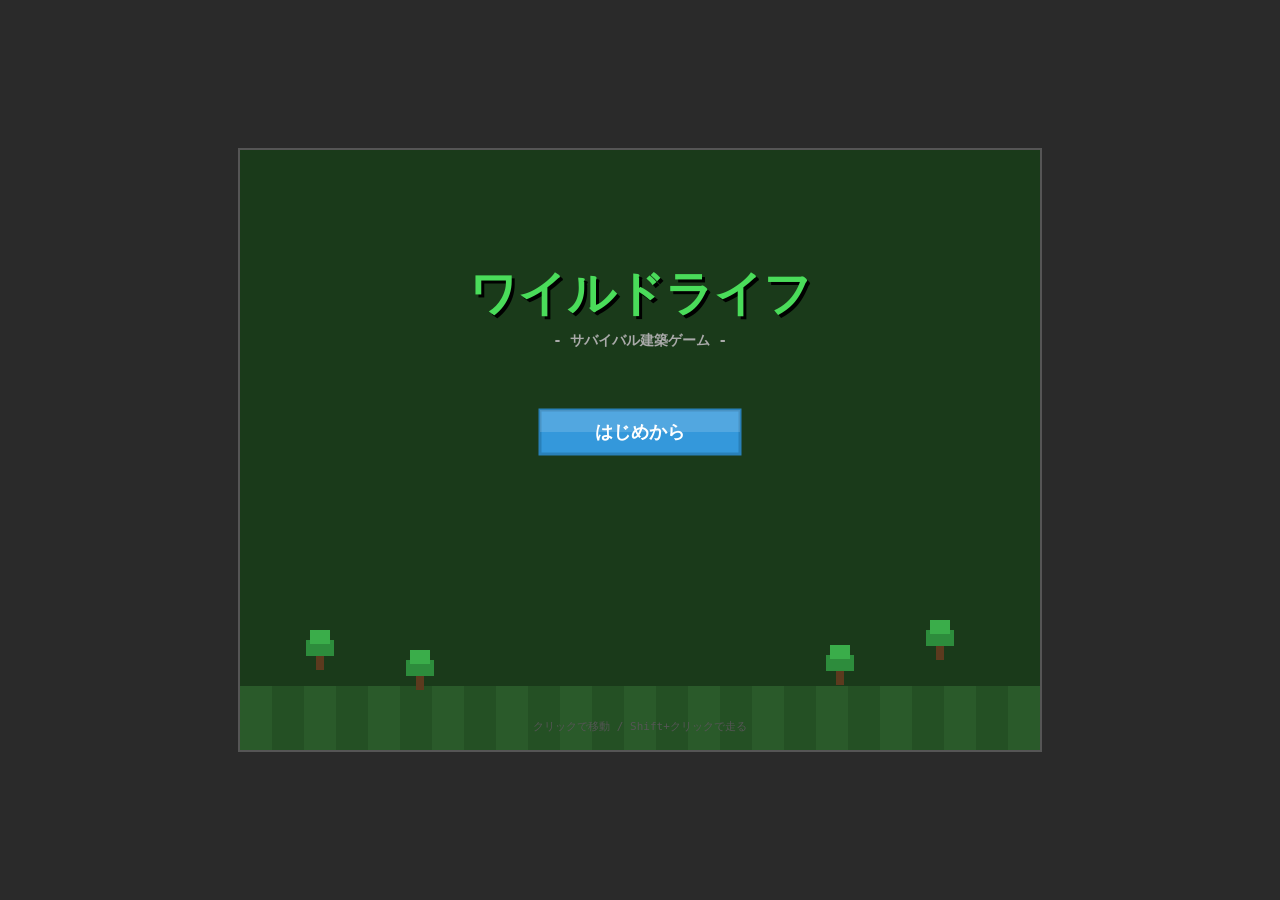
<file: index.html>
<!DOCTYPE html>
<html lang="ja">
<head>
  <meta charset="UTF-8">
  <meta name="viewport" content="width=device-width, initial-scale=1.0">
  <title>Wildlife</title>
  <link rel="stylesheet" href="css/style.css">
</head>
<body>
  <canvas id="game-canvas" width="800" height="600"></canvas>
  <script src="js/map.js"></script>
  <script src="js/resource.js"></script>
  <script src="js/timeManager.js"></script>
  <script src="js/player.js"></script>
  <script src="js/inventory.js"></script>
  <script src="js/crafting.js"></script>
  <script src="js/cooking.js"></script>
  <script src="js/storage.js"></script>
  <script src="js/farm.js"></script>
  <script src="js/enemy.js"></script>
  <script src="js/house.js"></script>
  <script src="js/main.js"></script>
</body>
</html>
</file>
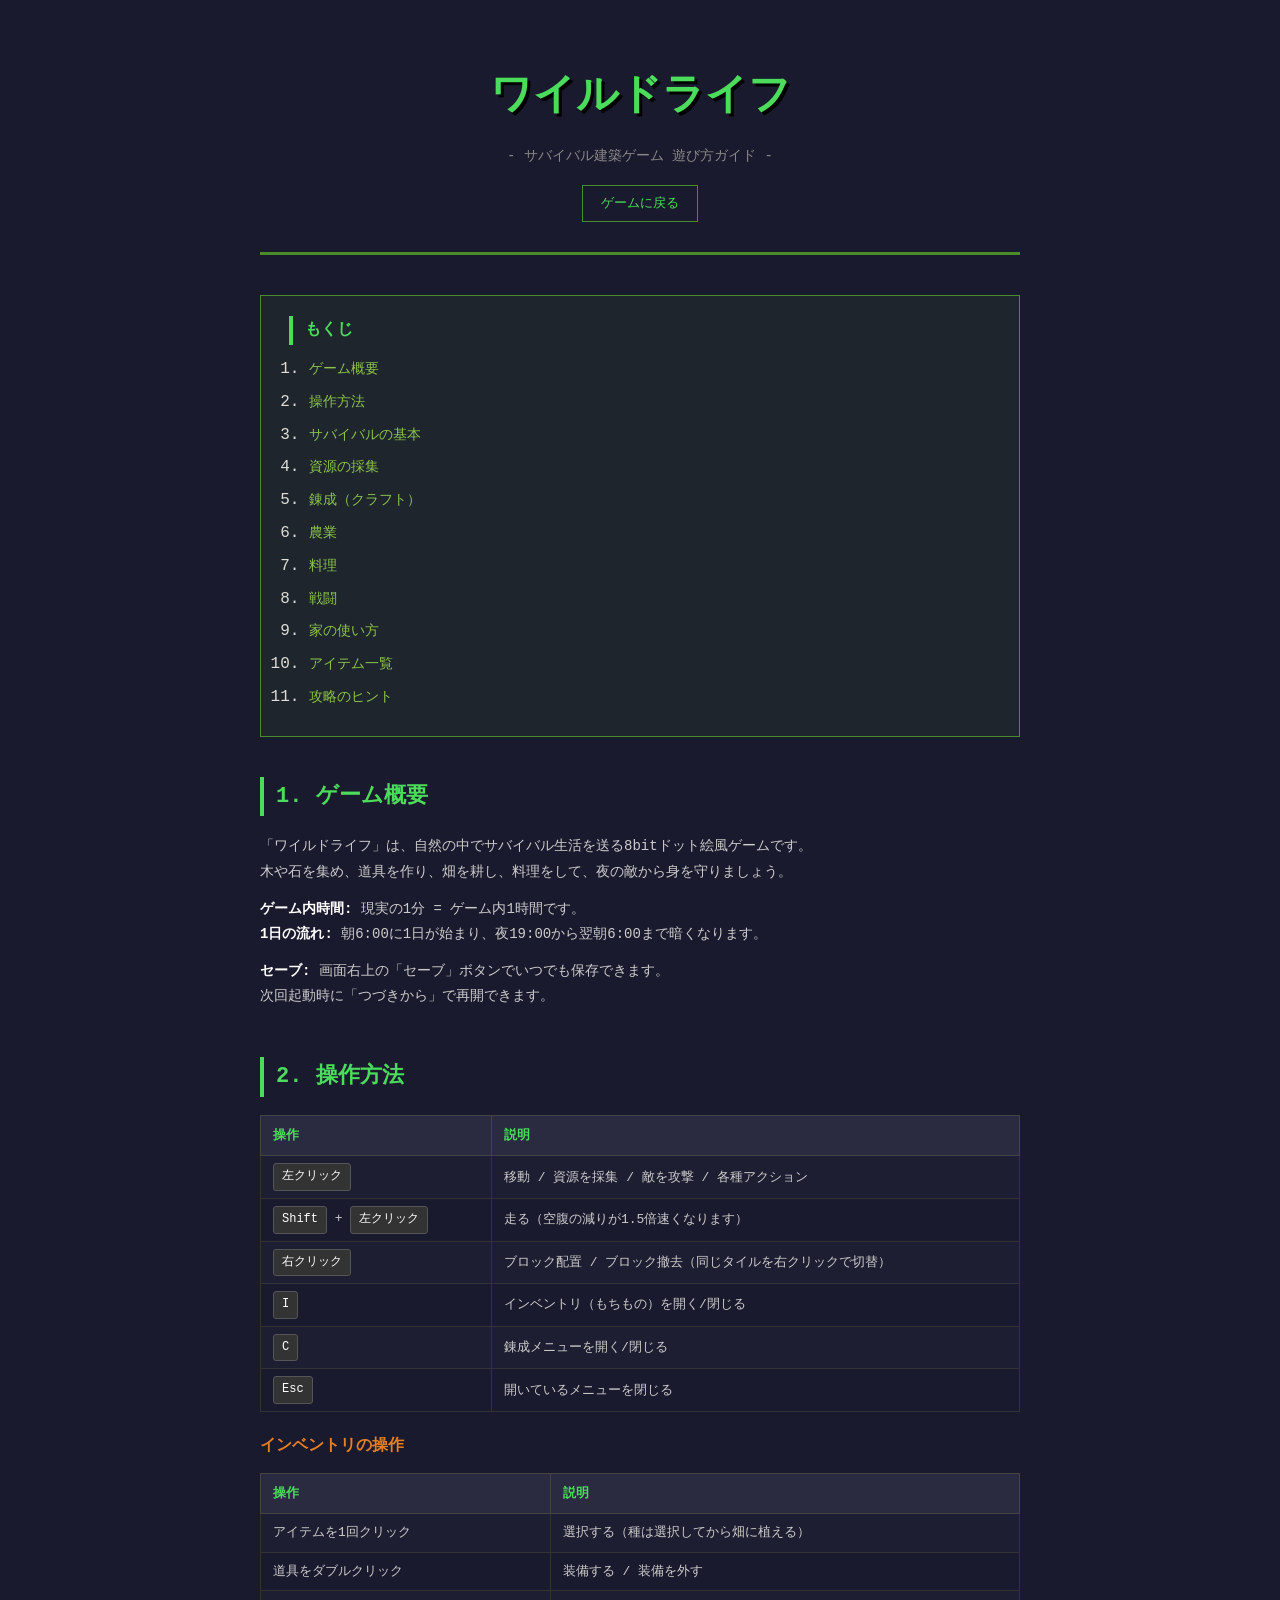
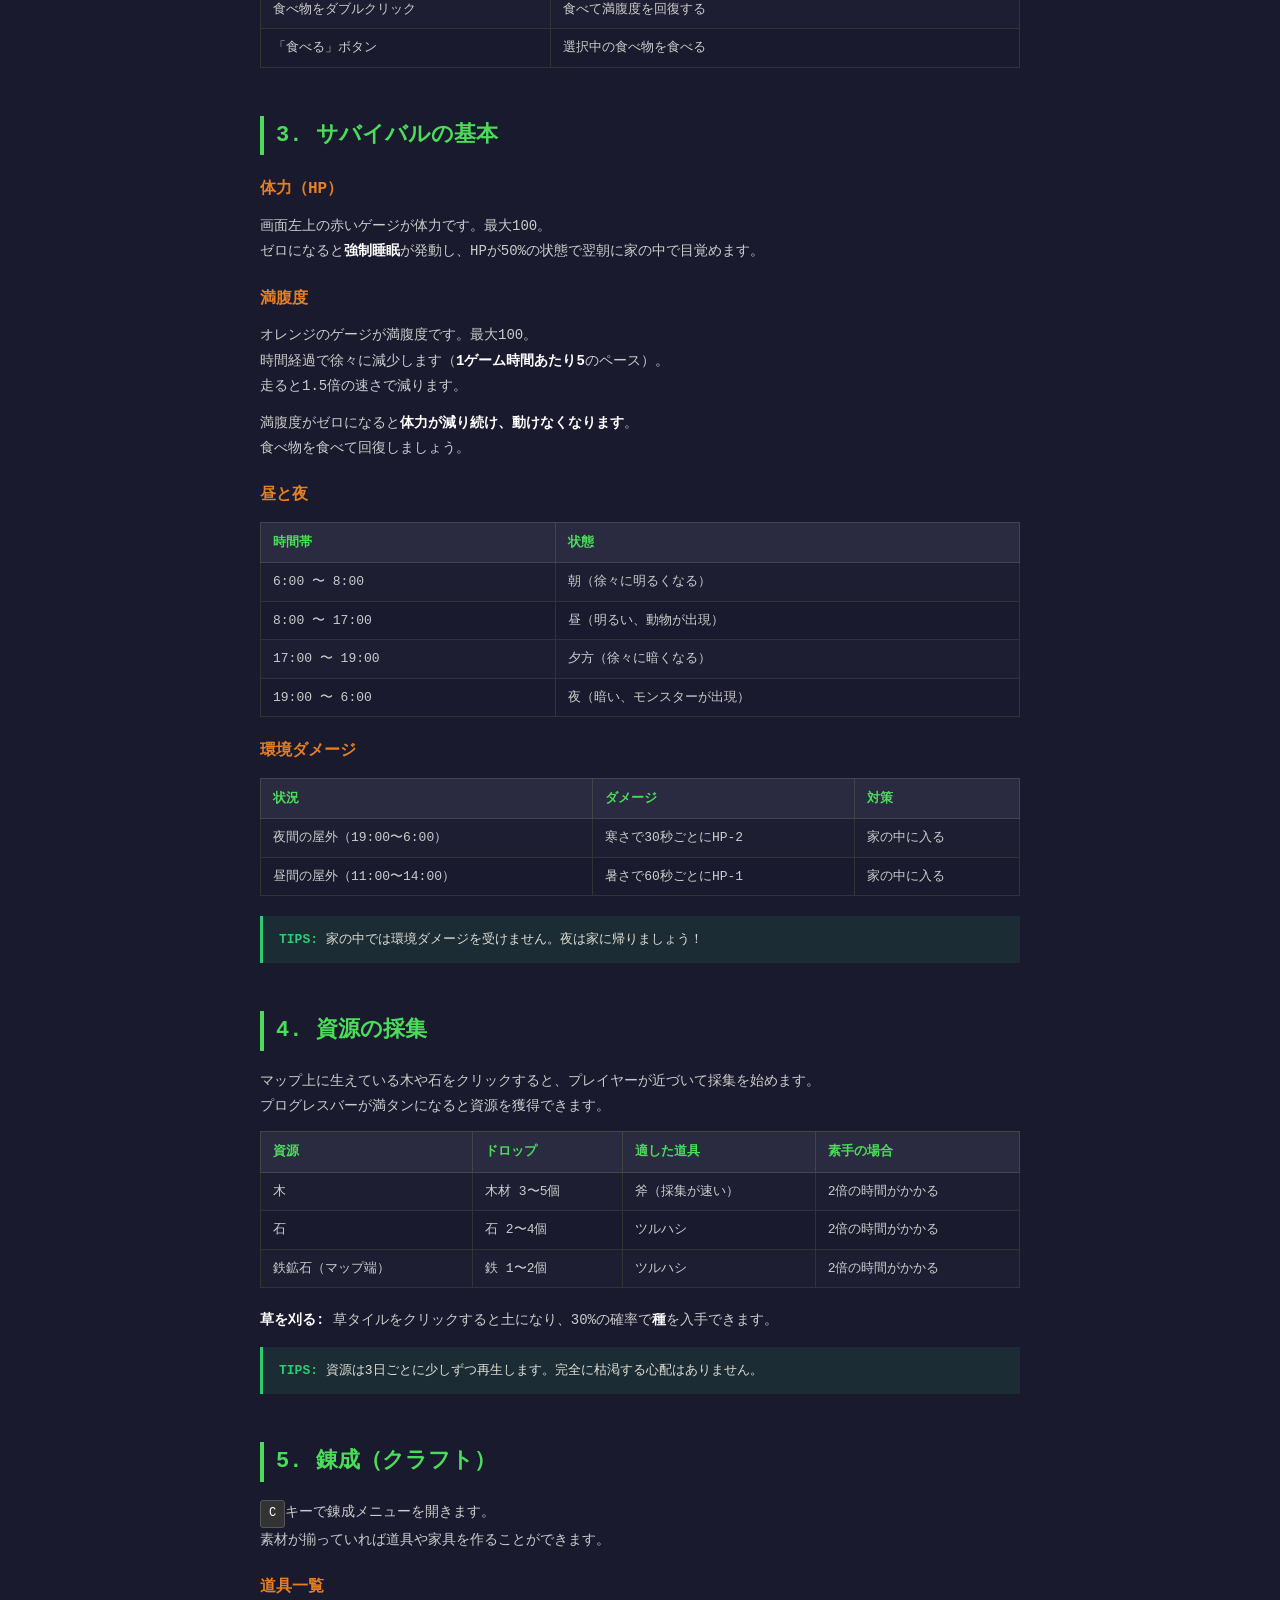
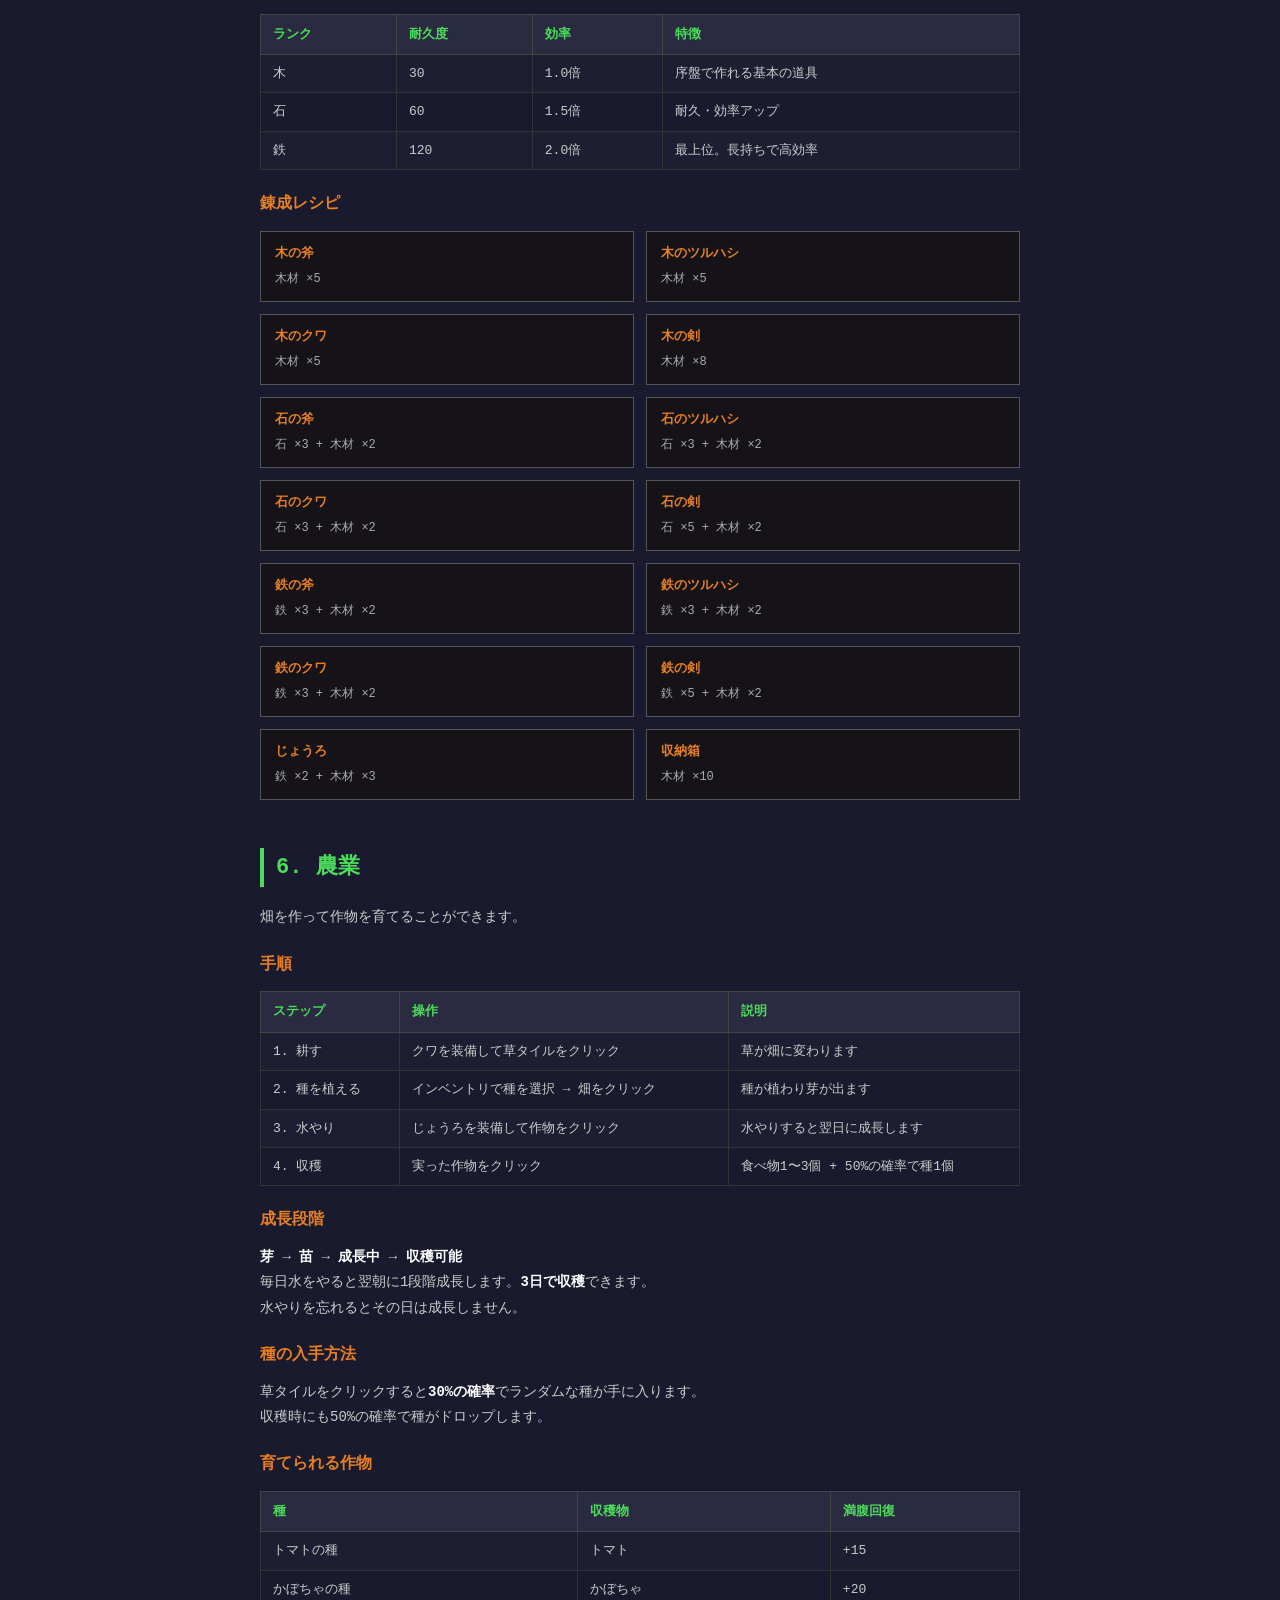
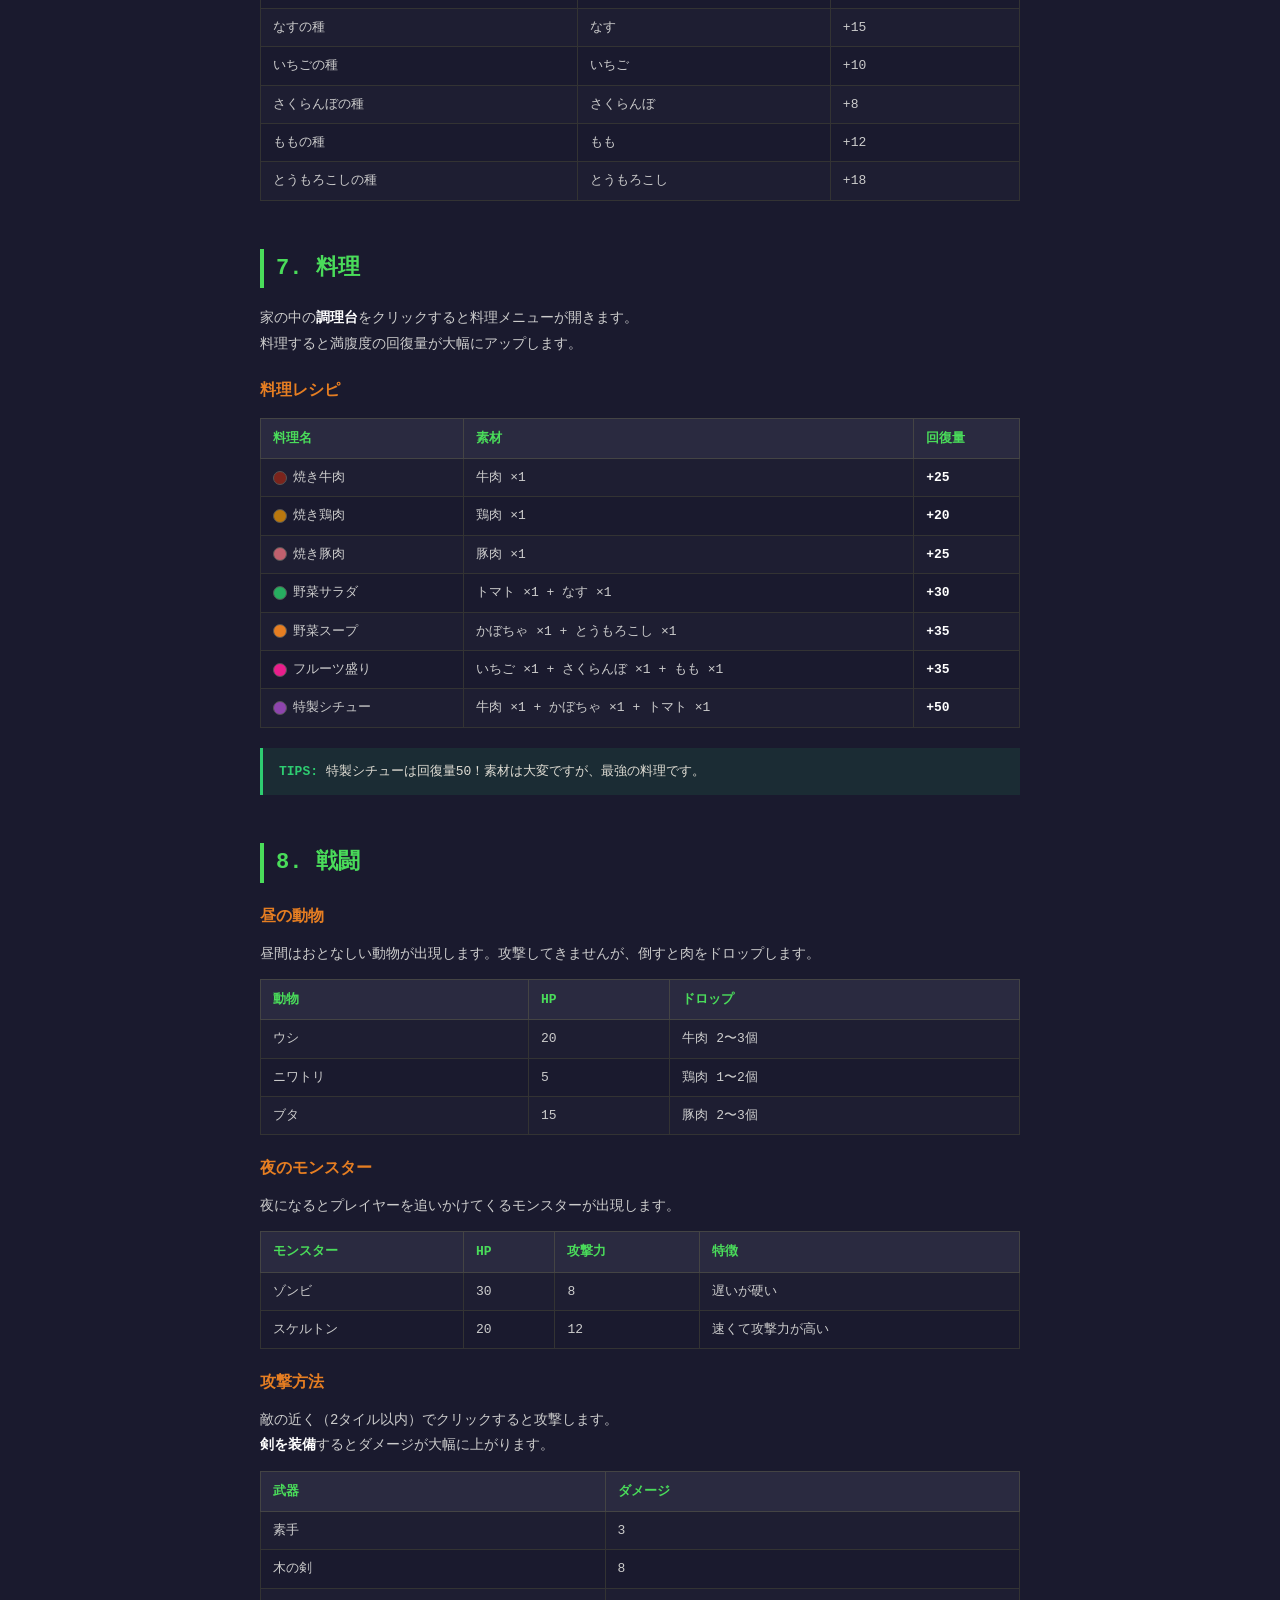
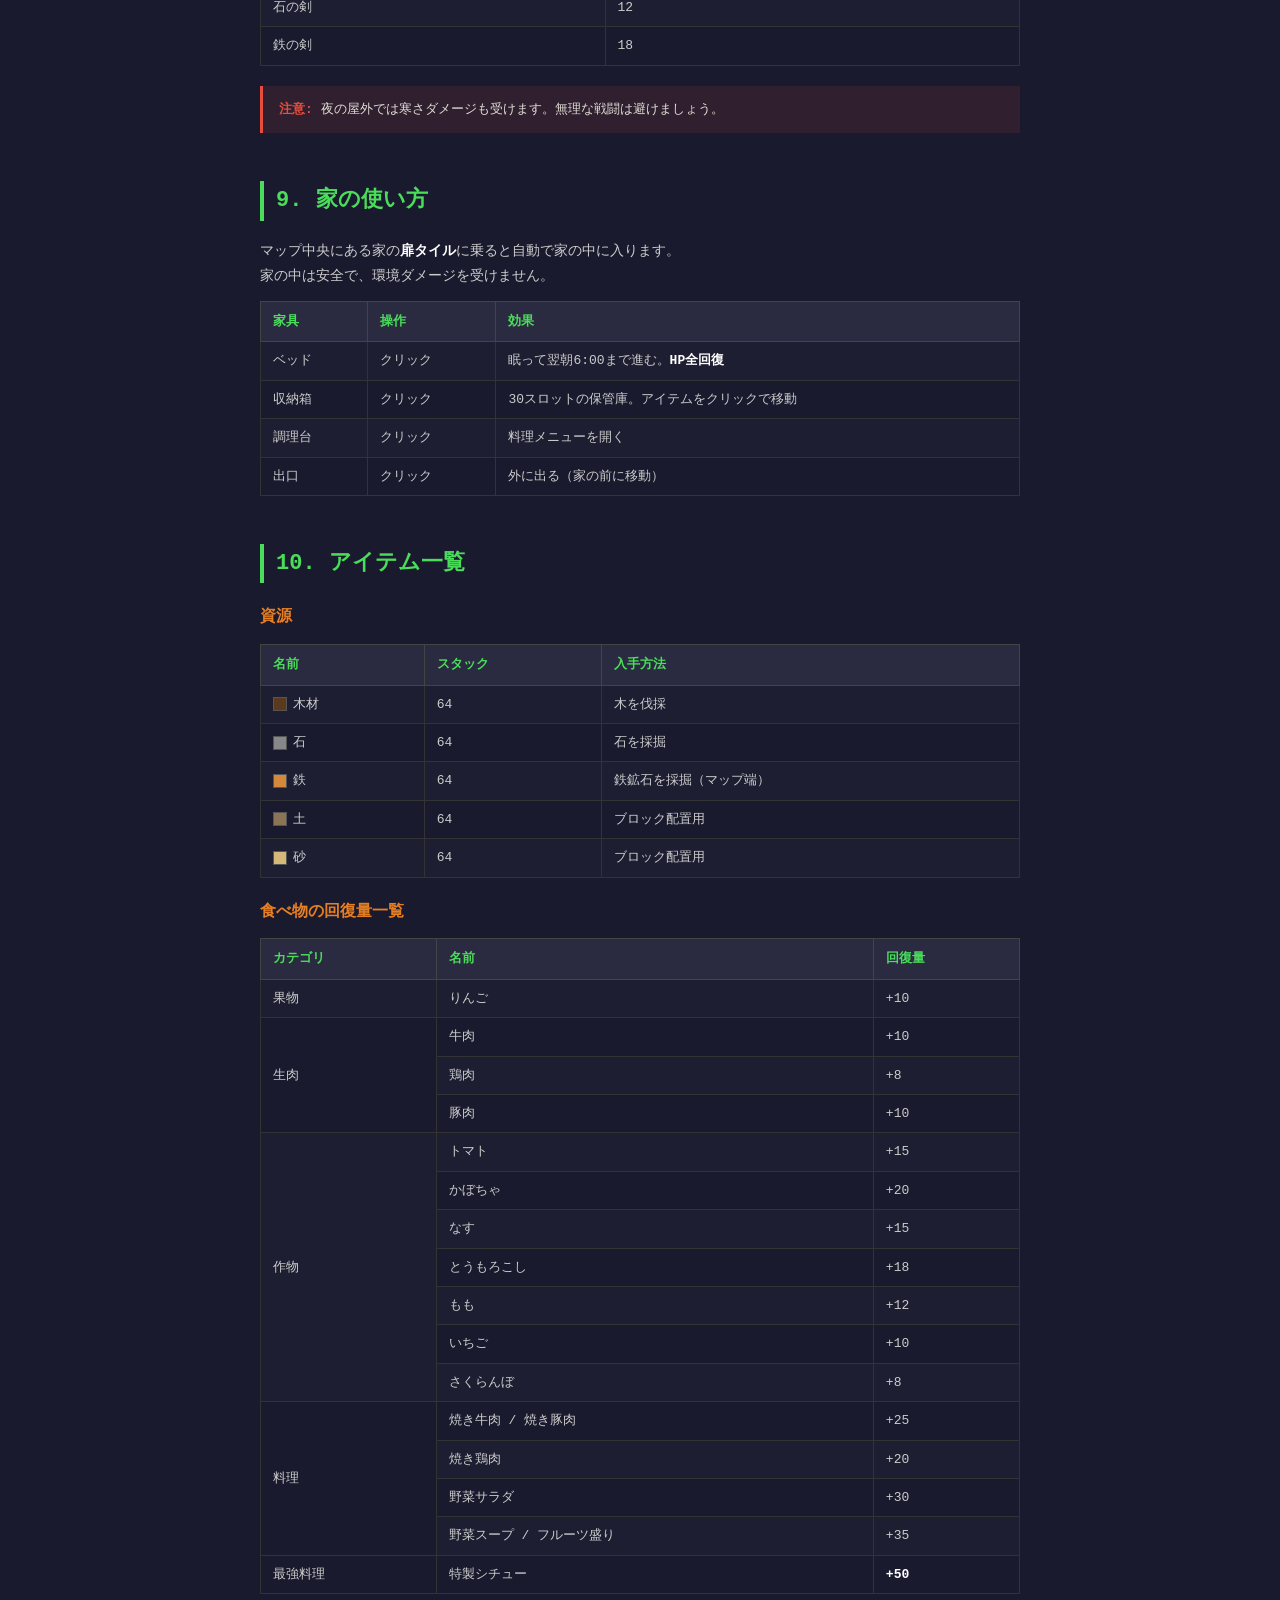
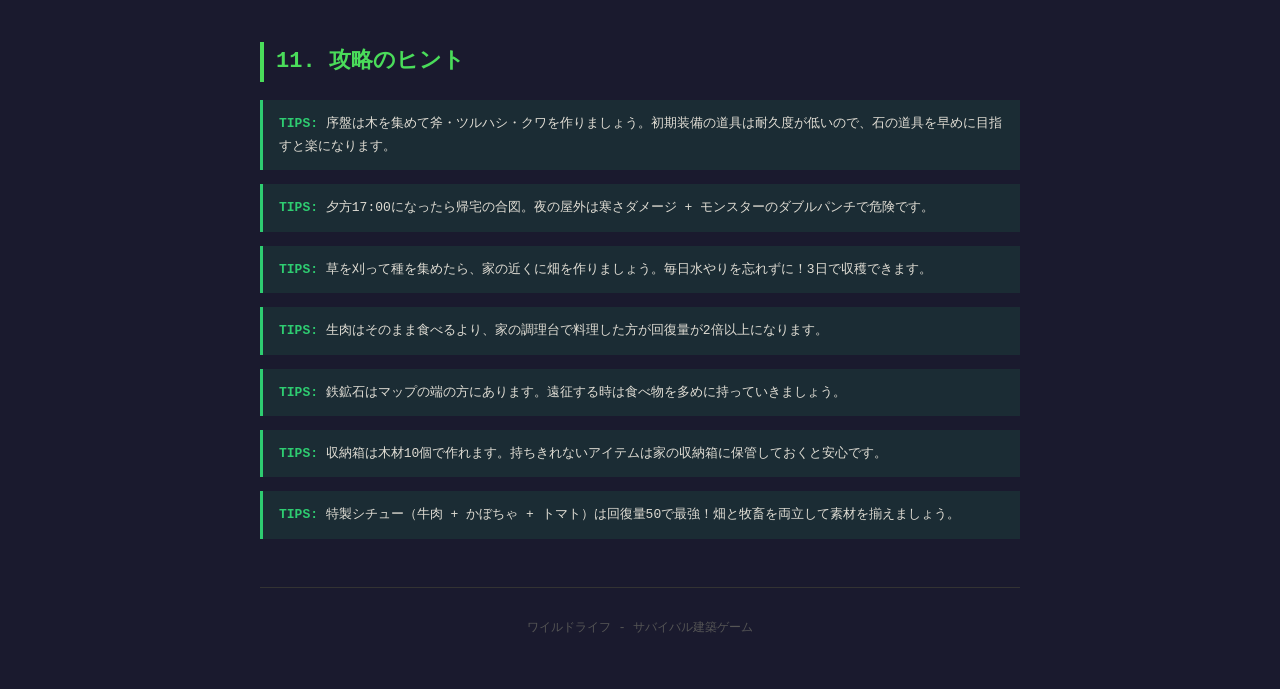
<file: howtoplay.html>
<!DOCTYPE html>
<html lang="ja">
<head>
  <meta charset="UTF-8">
  <meta name="viewport" content="width=device-width, initial-scale=1.0">
  <title>ワイルドライフ - 遊び方</title>
  <style>
    * { margin: 0; padding: 0; box-sizing: border-box; }

    body {
      background: #1a1a2e;
      color: #e0ddd4;
      font-family: 'Courier New', monospace;
      line-height: 1.8;
    }

    .page-wrapper {
      max-width: 800px;
      margin: 0 auto;
      padding: 20px;
    }

    /* ヘッダー */
    header {
      text-align: center;
      padding: 40px 0 30px;
      border-bottom: 3px solid #4a8c2a;
      margin-bottom: 40px;
    }
    header h1 {
      font-size: 42px;
      color: #4adc5a;
      text-shadow: 3px 3px 0 #000;
      margin-bottom: 8px;
    }
    header .subtitle {
      color: #888;
      font-size: 14px;
    }
    .back-link {
      display: inline-block;
      margin-top: 16px;
      color: #4adc5a;
      text-decoration: none;
      border: 1px solid #4a8c2a;
      padding: 6px 18px;
      font-size: 13px;
    }
    .back-link:hover { background: #4a8c2a33; }

    /* 目次 */
    .toc {
      background: rgba(74, 140, 42, 0.1);
      border: 1px solid #4a8c2a;
      padding: 20px 28px;
      margin-bottom: 40px;
    }
    .toc h2 {
      font-size: 16px;
      color: #4adc5a;
      margin-bottom: 10px;
    }
    .toc ol {
      padding-left: 20px;
    }
    .toc li {
      margin: 4px 0;
    }
    .toc a {
      color: #8bc34a;
      text-decoration: none;
      font-size: 14px;
    }
    .toc a:hover { text-decoration: underline; }

    /* セクション */
    section {
      margin-bottom: 48px;
    }
    h2 {
      font-size: 22px;
      color: #4adc5a;
      border-left: 4px solid #4adc5a;
      padding-left: 12px;
      margin-bottom: 18px;
    }
    h3 {
      font-size: 16px;
      color: #e67e22;
      margin: 20px 0 10px;
    }
    p {
      font-size: 14px;
      margin-bottom: 12px;
      color: #ccc;
    }
    strong { color: #fff; }

    /* テーブル */
    table {
      width: 100%;
      border-collapse: collapse;
      margin: 12px 0 20px;
      font-size: 13px;
    }
    th {
      background: #2a2a40;
      color: #4adc5a;
      padding: 8px 12px;
      text-align: left;
      border: 1px solid #444;
    }
    td {
      padding: 7px 12px;
      border: 1px solid #333;
      color: #ccc;
    }
    tr:nth-child(even) td {
      background: rgba(255,255,255,0.02);
    }

    /* 操作キー表 */
    .key {
      display: inline-block;
      background: #333;
      color: #fff;
      padding: 2px 8px;
      border: 1px solid #555;
      border-radius: 3px;
      font-size: 12px;
      min-width: 24px;
      text-align: center;
    }

    /* アイコン色見本 */
    .color-dot {
      display: inline-block;
      width: 14px;
      height: 14px;
      border-radius: 50%;
      vertical-align: middle;
      margin-right: 6px;
      border: 1px solid #555;
    }
    .color-block {
      display: inline-block;
      width: 14px;
      height: 14px;
      vertical-align: middle;
      margin-right: 6px;
      border: 1px solid #555;
    }

    /* ヒント・注意ボックス */
    .tip {
      background: rgba(46, 204, 113, 0.1);
      border-left: 3px solid #2ecc71;
      padding: 12px 16px;
      margin: 14px 0;
      font-size: 13px;
    }
    .tip::before {
      content: "TIPS: ";
      color: #2ecc71;
      font-weight: bold;
    }
    .warning {
      background: rgba(231, 76, 60, 0.1);
      border-left: 3px solid #e74c3c;
      padding: 12px 16px;
      margin: 14px 0;
      font-size: 13px;
    }
    .warning::before {
      content: "注意: ";
      color: #e74c3c;
      font-weight: bold;
    }

    /* 矢印 */
    .arrow { color: #e67e22; margin: 0 6px; }

    /* レシピカード */
    .recipe-grid {
      display: grid;
      grid-template-columns: 1fr 1fr;
      gap: 12px;
      margin: 12px 0;
    }
    .recipe-card {
      background: rgba(20, 15, 10, 0.6);
      border: 1px solid #555;
      padding: 10px 14px;
      font-size: 13px;
    }
    .recipe-card .result {
      color: #e67e22;
      font-weight: bold;
      margin-bottom: 4px;
    }
    .recipe-card .mats {
      color: #aaa;
      font-size: 12px;
    }

    /* フッター */
    footer {
      text-align: center;
      padding: 30px 0;
      border-top: 1px solid #333;
      color: #555;
      font-size: 12px;
    }

    /* 横スクロール防止 */
    @media (max-width: 600px) {
      .recipe-grid { grid-template-columns: 1fr; }
      header h1 { font-size: 28px; }
      table { font-size: 12px; }
      th, td { padding: 5px 8px; }
    }
  </style>
</head>
<body>
  <div class="page-wrapper">

    <header>
      <h1>ワイルドライフ</h1>
      <div class="subtitle">- サバイバル建築ゲーム 遊び方ガイド -</div>
      <a href="index.html" class="back-link">ゲームに戻る</a>
    </header>

    <!-- 目次 -->
    <nav class="toc">
      <h2>もくじ</h2>
      <ol>
        <li><a href="#overview">ゲーム概要</a></li>
        <li><a href="#controls">操作方法</a></li>
        <li><a href="#survival">サバイバルの基本</a></li>
        <li><a href="#gathering">資源の採集</a></li>
        <li><a href="#crafting">錬成（クラフト）</a></li>
        <li><a href="#farming">農業</a></li>
        <li><a href="#cooking">料理</a></li>
        <li><a href="#combat">戦闘</a></li>
        <li><a href="#house">家の使い方</a></li>
        <li><a href="#items">アイテム一覧</a></li>
        <li><a href="#tips">攻略のヒント</a></li>
      </ol>
    </nav>

    <!-- 1. ゲーム概要 -->
    <section id="overview">
      <h2>1. ゲーム概要</h2>
      <p>
        「ワイルドライフ」は、自然の中でサバイバル生活を送る8bitドット絵風ゲームです。<br>
        木や石を集め、道具を作り、畑を耕し、料理をして、夜の敵から身を守りましょう。
      </p>
      <p>
        <strong>ゲーム内時間:</strong> 現実の1分 = ゲーム内1時間です。<br>
        <strong>1日の流れ:</strong> 朝6:00に1日が始まり、夜19:00から翌朝6:00まで暗くなります。
      </p>
      <p>
        <strong>セーブ:</strong> 画面右上の「セーブ」ボタンでいつでも保存できます。<br>
        次回起動時に「つづきから」で再開できます。
      </p>
    </section>

    <!-- 2. 操作方法 -->
    <section id="controls">
      <h2>2. 操作方法</h2>
      <table>
        <tr>
          <th>操作</th>
          <th>説明</th>
        </tr>
        <tr>
          <td><span class="key">左クリック</span></td>
          <td>移動 / 資源を採集 / 敵を攻撃 / 各種アクション</td>
        </tr>
        <tr>
          <td><span class="key">Shift</span> + <span class="key">左クリック</span></td>
          <td>走る（空腹の減りが1.5倍速くなります）</td>
        </tr>
        <tr>
          <td><span class="key">右クリック</span></td>
          <td>ブロック配置 / ブロック撤去（同じタイルを右クリックで切替）</td>
        </tr>
        <tr>
          <td><span class="key">I</span></td>
          <td>インベントリ（もちもの）を開く/閉じる</td>
        </tr>
        <tr>
          <td><span class="key">C</span></td>
          <td>錬成メニューを開く/閉じる</td>
        </tr>
        <tr>
          <td><span class="key">Esc</span></td>
          <td>開いているメニューを閉じる</td>
        </tr>
      </table>

      <h3>インベントリの操作</h3>
      <table>
        <tr><th>操作</th><th>説明</th></tr>
        <tr><td>アイテムを1回クリック</td><td>選択する（種は選択してから畑に植える）</td></tr>
        <tr><td>道具をダブルクリック</td><td>装備する / 装備を外す</td></tr>
        <tr><td>食べ物をダブルクリック</td><td>食べて満腹度を回復する</td></tr>
        <tr><td>「食べる」ボタン</td><td>選択中の食べ物を食べる</td></tr>
      </table>
    </section>

    <!-- 3. サバイバルの基本 -->
    <section id="survival">
      <h2>3. サバイバルの基本</h2>

      <h3>体力（HP）</h3>
      <p>
        画面左上の赤いゲージが体力です。最大100。<br>
        ゼロになると<strong>強制睡眠</strong>が発動し、HPが50%の状態で翌朝に家の中で目覚めます。
      </p>

      <h3>満腹度</h3>
      <p>
        オレンジのゲージが満腹度です。最大100。<br>
        時間経過で徐々に減少します（<strong>1ゲーム時間あたり5</strong>のペース）。<br>
        走ると1.5倍の速さで減ります。
      </p>
      <p>
        満腹度がゼロになると<strong>体力が減り続け、動けなくなります</strong>。<br>
        食べ物を食べて回復しましょう。
      </p>

      <h3>昼と夜</h3>
      <table>
        <tr><th>時間帯</th><th>状態</th></tr>
        <tr><td>6:00 〜 8:00</td><td>朝（徐々に明るくなる）</td></tr>
        <tr><td>8:00 〜 17:00</td><td>昼（明るい、動物が出現）</td></tr>
        <tr><td>17:00 〜 19:00</td><td>夕方（徐々に暗くなる）</td></tr>
        <tr><td>19:00 〜 6:00</td><td>夜（暗い、モンスターが出現）</td></tr>
      </table>

      <h3>環境ダメージ</h3>
      <table>
        <tr><th>状況</th><th>ダメージ</th><th>対策</th></tr>
        <tr><td>夜間の屋外（19:00〜6:00）</td><td>寒さで30秒ごとにHP-2</td><td>家の中に入る</td></tr>
        <tr><td>昼間の屋外（11:00〜14:00）</td><td>暑さで60秒ごとにHP-1</td><td>家の中に入る</td></tr>
      </table>
      <div class="tip">家の中では環境ダメージを受けません。夜は家に帰りましょう！</div>
    </section>

    <!-- 4. 資源の採集 -->
    <section id="gathering">
      <h2>4. 資源の採集</h2>
      <p>
        マップ上に生えている木や石をクリックすると、プレイヤーが近づいて採集を始めます。<br>
        プログレスバーが満タンになると資源を獲得できます。
      </p>
      <table>
        <tr><th>資源</th><th>ドロップ</th><th>適した道具</th><th>素手の場合</th></tr>
        <tr><td>木</td><td>木材 3〜5個</td><td>斧（採集が速い）</td><td>2倍の時間がかかる</td></tr>
        <tr><td>石</td><td>石 2〜4個</td><td>ツルハシ</td><td>2倍の時間がかかる</td></tr>
        <tr><td>鉄鉱石（マップ端）</td><td>鉄 1〜2個</td><td>ツルハシ</td><td>2倍の時間がかかる</td></tr>
      </table>
      <p>
        <strong>草を刈る:</strong> 草タイルをクリックすると土になり、30%の確率で<strong>種</strong>を入手できます。
      </p>
      <div class="tip">資源は3日ごとに少しずつ再生します。完全に枯渇する心配はありません。</div>
    </section>

    <!-- 5. 錬成 -->
    <section id="crafting">
      <h2>5. 錬成（クラフト）</h2>
      <p>
        <span class="key">C</span>キーで錬成メニューを開きます。<br>
        素材が揃っていれば道具や家具を作ることができます。
      </p>

      <h3>道具一覧</h3>
      <table>
        <tr><th>ランク</th><th>耐久度</th><th>効率</th><th>特徴</th></tr>
        <tr><td>木</td><td>30</td><td>1.0倍</td><td>序盤で作れる基本の道具</td></tr>
        <tr><td>石</td><td>60</td><td>1.5倍</td><td>耐久・効率アップ</td></tr>
        <tr><td>鉄</td><td>120</td><td>2.0倍</td><td>最上位。長持ちで高効率</td></tr>
      </table>

      <h3>錬成レシピ</h3>

      <div class="recipe-grid">
        <div class="recipe-card">
          <div class="result">木の斧</div>
          <div class="mats">木材 ×5</div>
        </div>
        <div class="recipe-card">
          <div class="result">木のツルハシ</div>
          <div class="mats">木材 ×5</div>
        </div>
        <div class="recipe-card">
          <div class="result">木のクワ</div>
          <div class="mats">木材 ×5</div>
        </div>
        <div class="recipe-card">
          <div class="result">木の剣</div>
          <div class="mats">木材 ×8</div>
        </div>
        <div class="recipe-card">
          <div class="result">石の斧</div>
          <div class="mats">石 ×3 + 木材 ×2</div>
        </div>
        <div class="recipe-card">
          <div class="result">石のツルハシ</div>
          <div class="mats">石 ×3 + 木材 ×2</div>
        </div>
        <div class="recipe-card">
          <div class="result">石のクワ</div>
          <div class="mats">石 ×3 + 木材 ×2</div>
        </div>
        <div class="recipe-card">
          <div class="result">石の剣</div>
          <div class="mats">石 ×5 + 木材 ×2</div>
        </div>
        <div class="recipe-card">
          <div class="result">鉄の斧</div>
          <div class="mats">鉄 ×3 + 木材 ×2</div>
        </div>
        <div class="recipe-card">
          <div class="result">鉄のツルハシ</div>
          <div class="mats">鉄 ×3 + 木材 ×2</div>
        </div>
        <div class="recipe-card">
          <div class="result">鉄のクワ</div>
          <div class="mats">鉄 ×3 + 木材 ×2</div>
        </div>
        <div class="recipe-card">
          <div class="result">鉄の剣</div>
          <div class="mats">鉄 ×5 + 木材 ×2</div>
        </div>
        <div class="recipe-card">
          <div class="result">じょうろ</div>
          <div class="mats">鉄 ×2 + 木材 ×3</div>
        </div>
        <div class="recipe-card">
          <div class="result">収納箱</div>
          <div class="mats">木材 ×10</div>
        </div>
      </div>
    </section>

    <!-- 6. 農業 -->
    <section id="farming">
      <h2>6. 農業</h2>
      <p>畑を作って作物を育てることができます。</p>

      <h3>手順</h3>
      <table>
        <tr><th>ステップ</th><th>操作</th><th>説明</th></tr>
        <tr>
          <td>1. 耕す</td>
          <td>クワを装備して草タイルをクリック</td>
          <td>草が畑に変わります</td>
        </tr>
        <tr>
          <td>2. 種を植える</td>
          <td>インベントリで種を選択 → 畑をクリック</td>
          <td>種が植わり芽が出ます</td>
        </tr>
        <tr>
          <td>3. 水やり</td>
          <td>じょうろを装備して作物をクリック</td>
          <td>水やりすると翌日に成長します</td>
        </tr>
        <tr>
          <td>4. 収穫</td>
          <td>実った作物をクリック</td>
          <td>食べ物1〜3個 + 50%の確率で種1個</td>
        </tr>
      </table>

      <h3>成長段階</h3>
      <p>
        <strong>芽</strong> → <strong>苗</strong> → <strong>成長中</strong> → <strong>収穫可能</strong><br>
        毎日水をやると翌朝に1段階成長します。<strong>3日で収穫</strong>できます。<br>
        水やりを忘れるとその日は成長しません。
      </p>

      <h3>種の入手方法</h3>
      <p>
        草タイルをクリックすると<strong>30%の確率</strong>でランダムな種が手に入ります。<br>
        収穫時にも50%の確率で種がドロップします。
      </p>

      <h3>育てられる作物</h3>
      <table>
        <tr><th>種</th><th>収穫物</th><th>満腹回復</th></tr>
        <tr><td>トマトの種</td><td>トマト</td><td>+15</td></tr>
        <tr><td>かぼちゃの種</td><td>かぼちゃ</td><td>+20</td></tr>
        <tr><td>なすの種</td><td>なす</td><td>+15</td></tr>
        <tr><td>いちごの種</td><td>いちご</td><td>+10</td></tr>
        <tr><td>さくらんぼの種</td><td>さくらんぼ</td><td>+8</td></tr>
        <tr><td>ももの種</td><td>もも</td><td>+12</td></tr>
        <tr><td>とうもろこしの種</td><td>とうもろこし</td><td>+18</td></tr>
      </table>
    </section>

    <!-- 7. 料理 -->
    <section id="cooking">
      <h2>7. 料理</h2>
      <p>
        家の中の<strong>調理台</strong>をクリックすると料理メニューが開きます。<br>
        料理すると満腹度の回復量が大幅にアップします。
      </p>

      <h3>料理レシピ</h3>
      <table>
        <tr><th>料理名</th><th>素材</th><th>回復量</th></tr>
        <tr>
          <td><span class="color-dot" style="background:#7b241c"></span>焼き牛肉</td>
          <td>牛肉 ×1</td>
          <td><strong>+25</strong></td>
        </tr>
        <tr>
          <td><span class="color-dot" style="background:#b9770e"></span>焼き鶏肉</td>
          <td>鶏肉 ×1</td>
          <td><strong>+20</strong></td>
        </tr>
        <tr>
          <td><span class="color-dot" style="background:#c0606e"></span>焼き豚肉</td>
          <td>豚肉 ×1</td>
          <td><strong>+25</strong></td>
        </tr>
        <tr>
          <td><span class="color-dot" style="background:#27ae60"></span>野菜サラダ</td>
          <td>トマト ×1 + なす ×1</td>
          <td><strong>+30</strong></td>
        </tr>
        <tr>
          <td><span class="color-dot" style="background:#e67e22"></span>野菜スープ</td>
          <td>かぼちゃ ×1 + とうもろこし ×1</td>
          <td><strong>+35</strong></td>
        </tr>
        <tr>
          <td><span class="color-dot" style="background:#e91e8c"></span>フルーツ盛り</td>
          <td>いちご ×1 + さくらんぼ ×1 + もも ×1</td>
          <td><strong>+35</strong></td>
        </tr>
        <tr>
          <td><span class="color-dot" style="background:#8e44ad"></span>特製シチュー</td>
          <td>牛肉 ×1 + かぼちゃ ×1 + トマト ×1</td>
          <td><strong>+50</strong></td>
        </tr>
      </table>
      <div class="tip">特製シチューは回復量50！素材は大変ですが、最強の料理です。</div>
    </section>

    <!-- 8. 戦闘 -->
    <section id="combat">
      <h2>8. 戦闘</h2>

      <h3>昼の動物</h3>
      <p>昼間はおとなしい動物が出現します。攻撃してきませんが、倒すと肉をドロップします。</p>
      <table>
        <tr><th>動物</th><th>HP</th><th>ドロップ</th></tr>
        <tr><td>ウシ</td><td>20</td><td>牛肉 2〜3個</td></tr>
        <tr><td>ニワトリ</td><td>5</td><td>鶏肉 1〜2個</td></tr>
        <tr><td>ブタ</td><td>15</td><td>豚肉 2〜3個</td></tr>
      </table>

      <h3>夜のモンスター</h3>
      <p>夜になるとプレイヤーを追いかけてくるモンスターが出現します。</p>
      <table>
        <tr><th>モンスター</th><th>HP</th><th>攻撃力</th><th>特徴</th></tr>
        <tr><td>ゾンビ</td><td>30</td><td>8</td><td>遅いが硬い</td></tr>
        <tr><td>スケルトン</td><td>20</td><td>12</td><td>速くて攻撃力が高い</td></tr>
      </table>

      <h3>攻撃方法</h3>
      <p>
        敵の近く（2タイル以内）でクリックすると攻撃します。<br>
        <strong>剣を装備</strong>するとダメージが大幅に上がります。
      </p>
      <table>
        <tr><th>武器</th><th>ダメージ</th></tr>
        <tr><td>素手</td><td>3</td></tr>
        <tr><td>木の剣</td><td>8</td></tr>
        <tr><td>石の剣</td><td>12</td></tr>
        <tr><td>鉄の剣</td><td>18</td></tr>
      </table>
      <div class="warning">夜の屋外では寒さダメージも受けます。無理な戦闘は避けましょう。</div>
    </section>

    <!-- 9. 家の使い方 -->
    <section id="house">
      <h2>9. 家の使い方</h2>
      <p>
        マップ中央にある家の<strong>扉タイル</strong>に乗ると自動で家の中に入ります。<br>
        家の中は安全で、環境ダメージを受けません。
      </p>
      <table>
        <tr><th>家具</th><th>操作</th><th>効果</th></tr>
        <tr>
          <td>ベッド</td>
          <td>クリック</td>
          <td>眠って翌朝6:00まで進む。<strong>HP全回復</strong></td>
        </tr>
        <tr>
          <td>収納箱</td>
          <td>クリック</td>
          <td>30スロットの保管庫。アイテムをクリックで移動</td>
        </tr>
        <tr>
          <td>調理台</td>
          <td>クリック</td>
          <td>料理メニューを開く</td>
        </tr>
        <tr>
          <td>出口</td>
          <td>クリック</td>
          <td>外に出る（家の前に移動）</td>
        </tr>
      </table>
    </section>

    <!-- 10. アイテム一覧 -->
    <section id="items">
      <h2>10. アイテム一覧</h2>

      <h3>資源</h3>
      <table>
        <tr><th>名前</th><th>スタック</th><th>入手方法</th></tr>
        <tr><td><span class="color-block" style="background:#5c3a1e"></span>木材</td><td>64</td><td>木を伐採</td></tr>
        <tr><td><span class="color-block" style="background:#888"></span>石</td><td>64</td><td>石を採掘</td></tr>
        <tr><td><span class="color-block" style="background:#d4883c"></span>鉄</td><td>64</td><td>鉄鉱石を採掘（マップ端）</td></tr>
        <tr><td><span class="color-block" style="background:#8B7355"></span>土</td><td>64</td><td>ブロック配置用</td></tr>
        <tr><td><span class="color-block" style="background:#d4b878"></span>砂</td><td>64</td><td>ブロック配置用</td></tr>
      </table>

      <h3>食べ物の回復量一覧</h3>
      <table>
        <tr><th>カテゴリ</th><th>名前</th><th>回復量</th></tr>
        <tr><td>果物</td><td>りんご</td><td>+10</td></tr>
        <tr><td rowspan="3">生肉</td><td>牛肉</td><td>+10</td></tr>
        <tr><td>鶏肉</td><td>+8</td></tr>
        <tr><td>豚肉</td><td>+10</td></tr>
        <tr><td rowspan="7">作物</td><td>トマト</td><td>+15</td></tr>
        <tr><td>かぼちゃ</td><td>+20</td></tr>
        <tr><td>なす</td><td>+15</td></tr>
        <tr><td>とうもろこし</td><td>+18</td></tr>
        <tr><td>もも</td><td>+12</td></tr>
        <tr><td>いちご</td><td>+10</td></tr>
        <tr><td>さくらんぼ</td><td>+8</td></tr>
        <tr><td rowspan="4">料理</td><td>焼き牛肉 / 焼き豚肉</td><td>+25</td></tr>
        <tr><td>焼き鶏肉</td><td>+20</td></tr>
        <tr><td>野菜サラダ</td><td>+30</td></tr>
        <tr><td>野菜スープ / フルーツ盛り</td><td>+35</td></tr>
        <tr><td>最強料理</td><td>特製シチュー</td><td><strong>+50</strong></td></tr>
      </table>
    </section>

    <!-- 11. 攻略のヒント -->
    <section id="tips">
      <h2>11. 攻略のヒント</h2>

      <div class="tip">
        序盤は木を集めて斧・ツルハシ・クワを作りましょう。初期装備の道具は耐久度が低いので、石の道具を早めに目指すと楽になります。
      </div>
      <div class="tip">
        夕方17:00になったら帰宅の合図。夜の屋外は寒さダメージ + モンスターのダブルパンチで危険です。
      </div>
      <div class="tip">
        草を刈って種を集めたら、家の近くに畑を作りましょう。毎日水やりを忘れずに！3日で収穫できます。
      </div>
      <div class="tip">
        生肉はそのまま食べるより、家の調理台で料理した方が回復量が2倍以上になります。
      </div>
      <div class="tip">
        鉄鉱石はマップの端の方にあります。遠征する時は食べ物を多めに持っていきましょう。
      </div>
      <div class="tip">
        収納箱は木材10個で作れます。持ちきれないアイテムは家の収納箱に保管しておくと安心です。
      </div>
      <div class="tip">
        特製シチュー（牛肉 + かぼちゃ + トマト）は回復量50で最強！畑と牧畜を両立して素材を揃えましょう。
      </div>
    </section>

    <footer>
      ワイルドライフ - サバイバル建築ゲーム
    </footer>

  </div>
</body>
</html>
</file>
<file: css/style.css>
* {
  margin: 0;
  padding: 0;
  box-sizing: border-box;
}

body {
  background-color: #2a2a2a;
  display: flex;
  justify-content: center;
  align-items: center;
  min-height: 100vh;
}

canvas {
  display: block;
  background-color: #1a1a2e;
  border: 2px solid #555;
  image-rendering: pixelated;
  image-rendering: crisp-edges;
}
</file>
